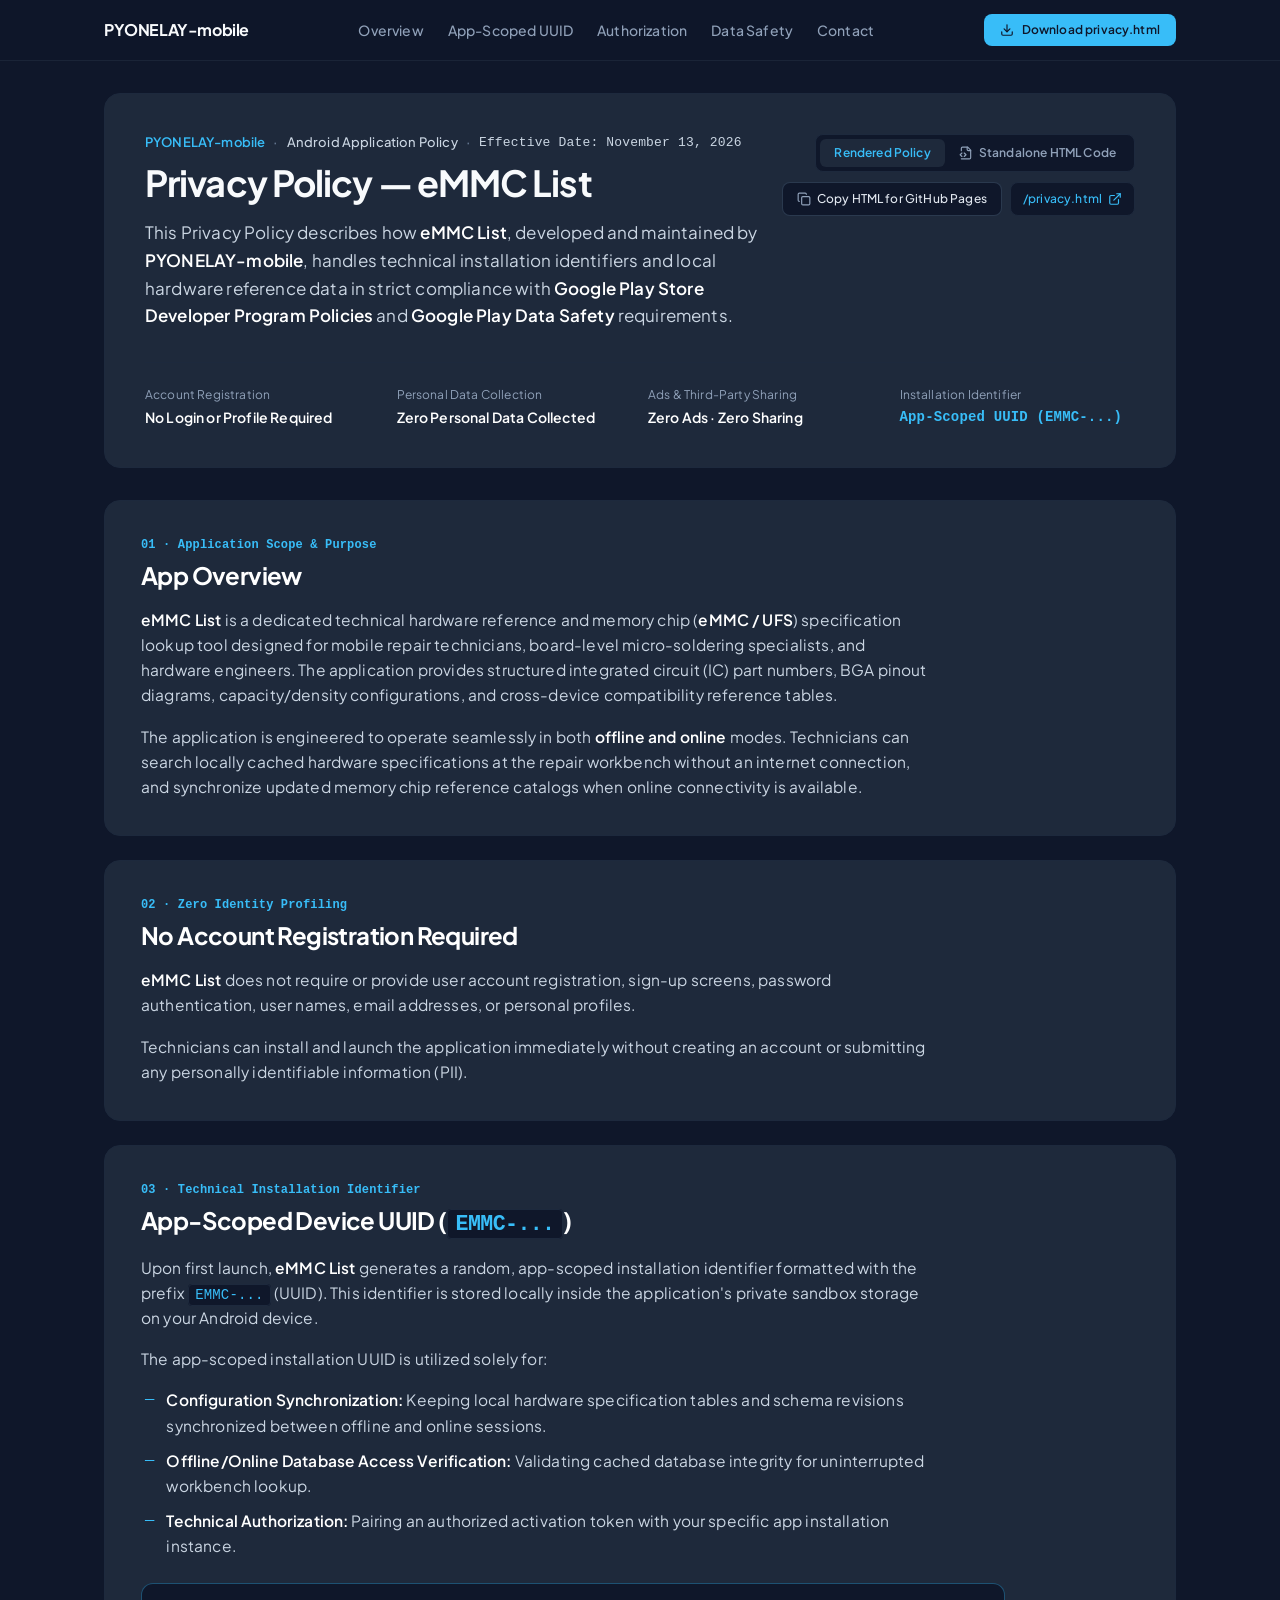
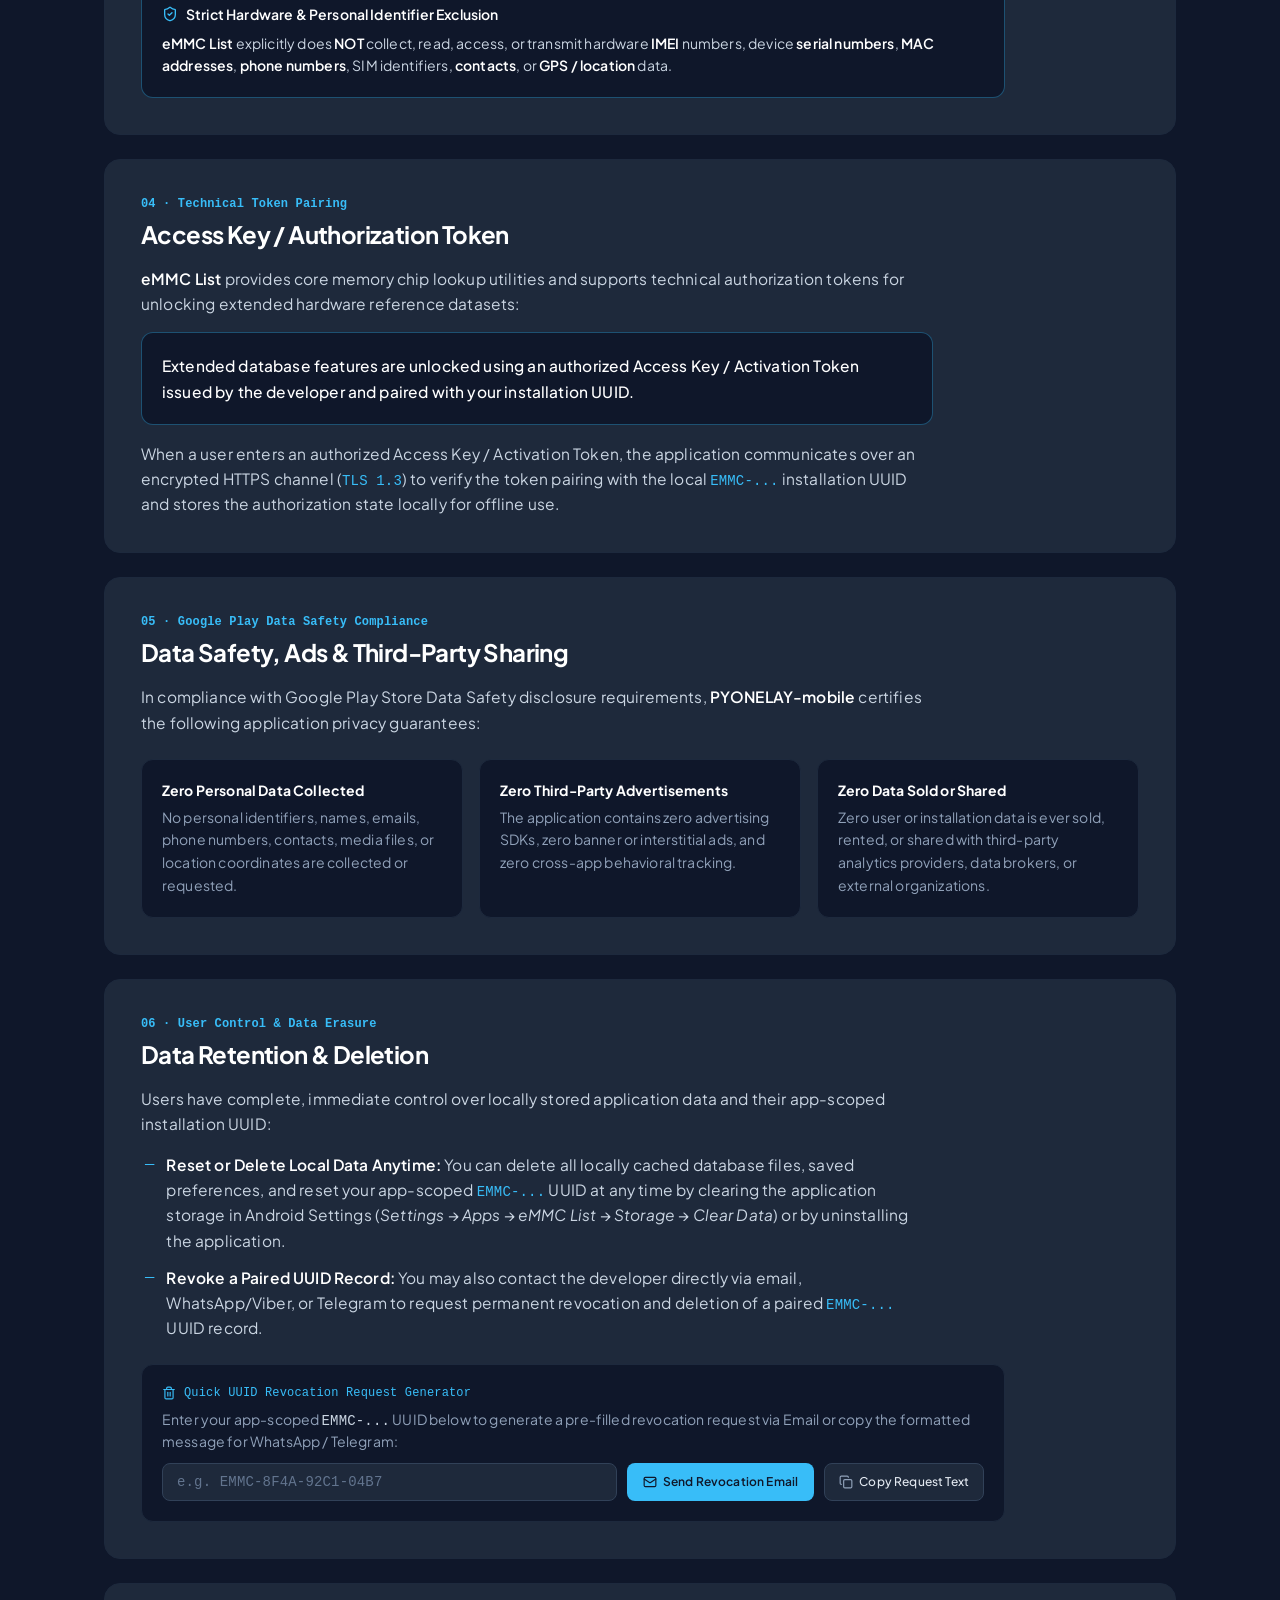
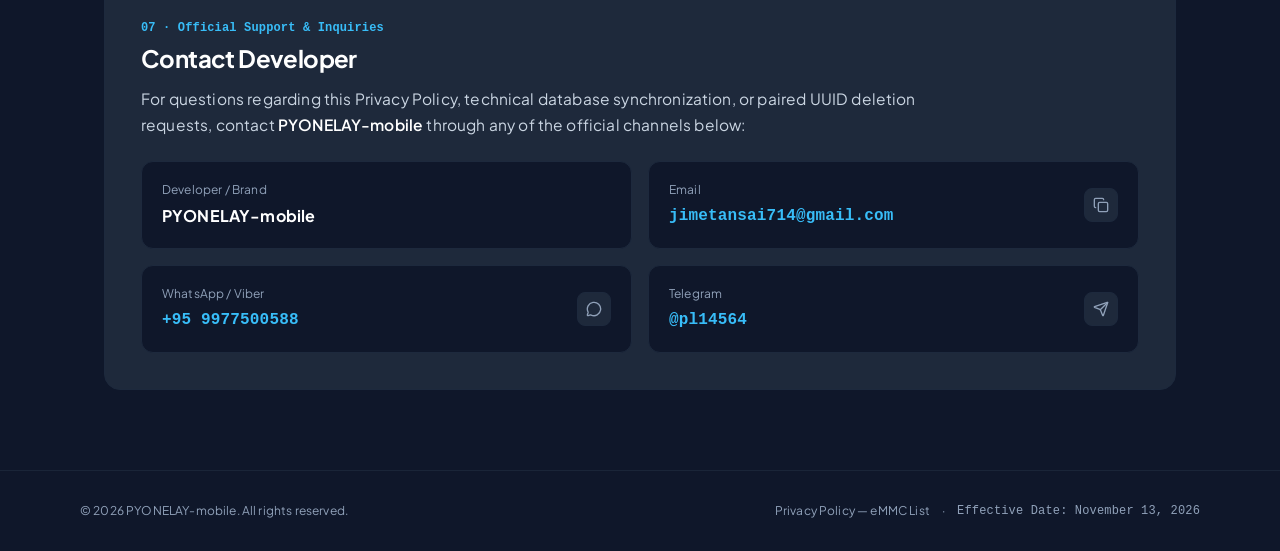
<file: index.html>
<!doctype html>
<html lang="en" class="dark scroll-smooth">
  <head>
    <meta charset="UTF-8" />
    <meta name="viewport" content="width=device-width, initial-scale=1.0" />
    <title>Privacy Policy — eMMC List | PYONELAY-mobile</title>
    <meta name="description" content="Official Google Play Store compliant Privacy Policy and Data Safety disclosure for the eMMC List Android application developed by PYONELAY-mobile." />
    <meta property="og:title" content="Privacy Policy — eMMC List | PYONELAY-mobile" />
    <meta property="og:description" content="Official Google Play Store compliant Privacy Policy and Data Safety disclosure for the eMMC List Android application developed by PYONELAY-mobile." />
    <meta property="og:type" content="website" />
    <meta name="twitter:card" content="summary_large_image" />
    <link rel="preconnect" href="https://fonts.googleapis.com" />
    <link rel="preconnect" href="https://fonts.gstatic.com" crossorigin />
    <link href="https://fonts.googleapis.com/css2?family=JetBrains+Mono:wght@400;500;600&family=Plus+Jakarta+Sans:wght@400;500;600;700&display=swap" rel="stylesheet" />
    <script type="module" crossorigin src="./assets/index-CwL0Kvzw.js"></script>
    <link rel="stylesheet" crossorigin href="./assets/index-C__fNvMa.css">
  </head>
  <body class="bg-[#0f172a] text-[#f8fafc] antialiased selection:bg-[#38bdf8]/20 selection:text-[#38bdf8]">
    <div id="root"></div>
  </body>
</html>
</file>
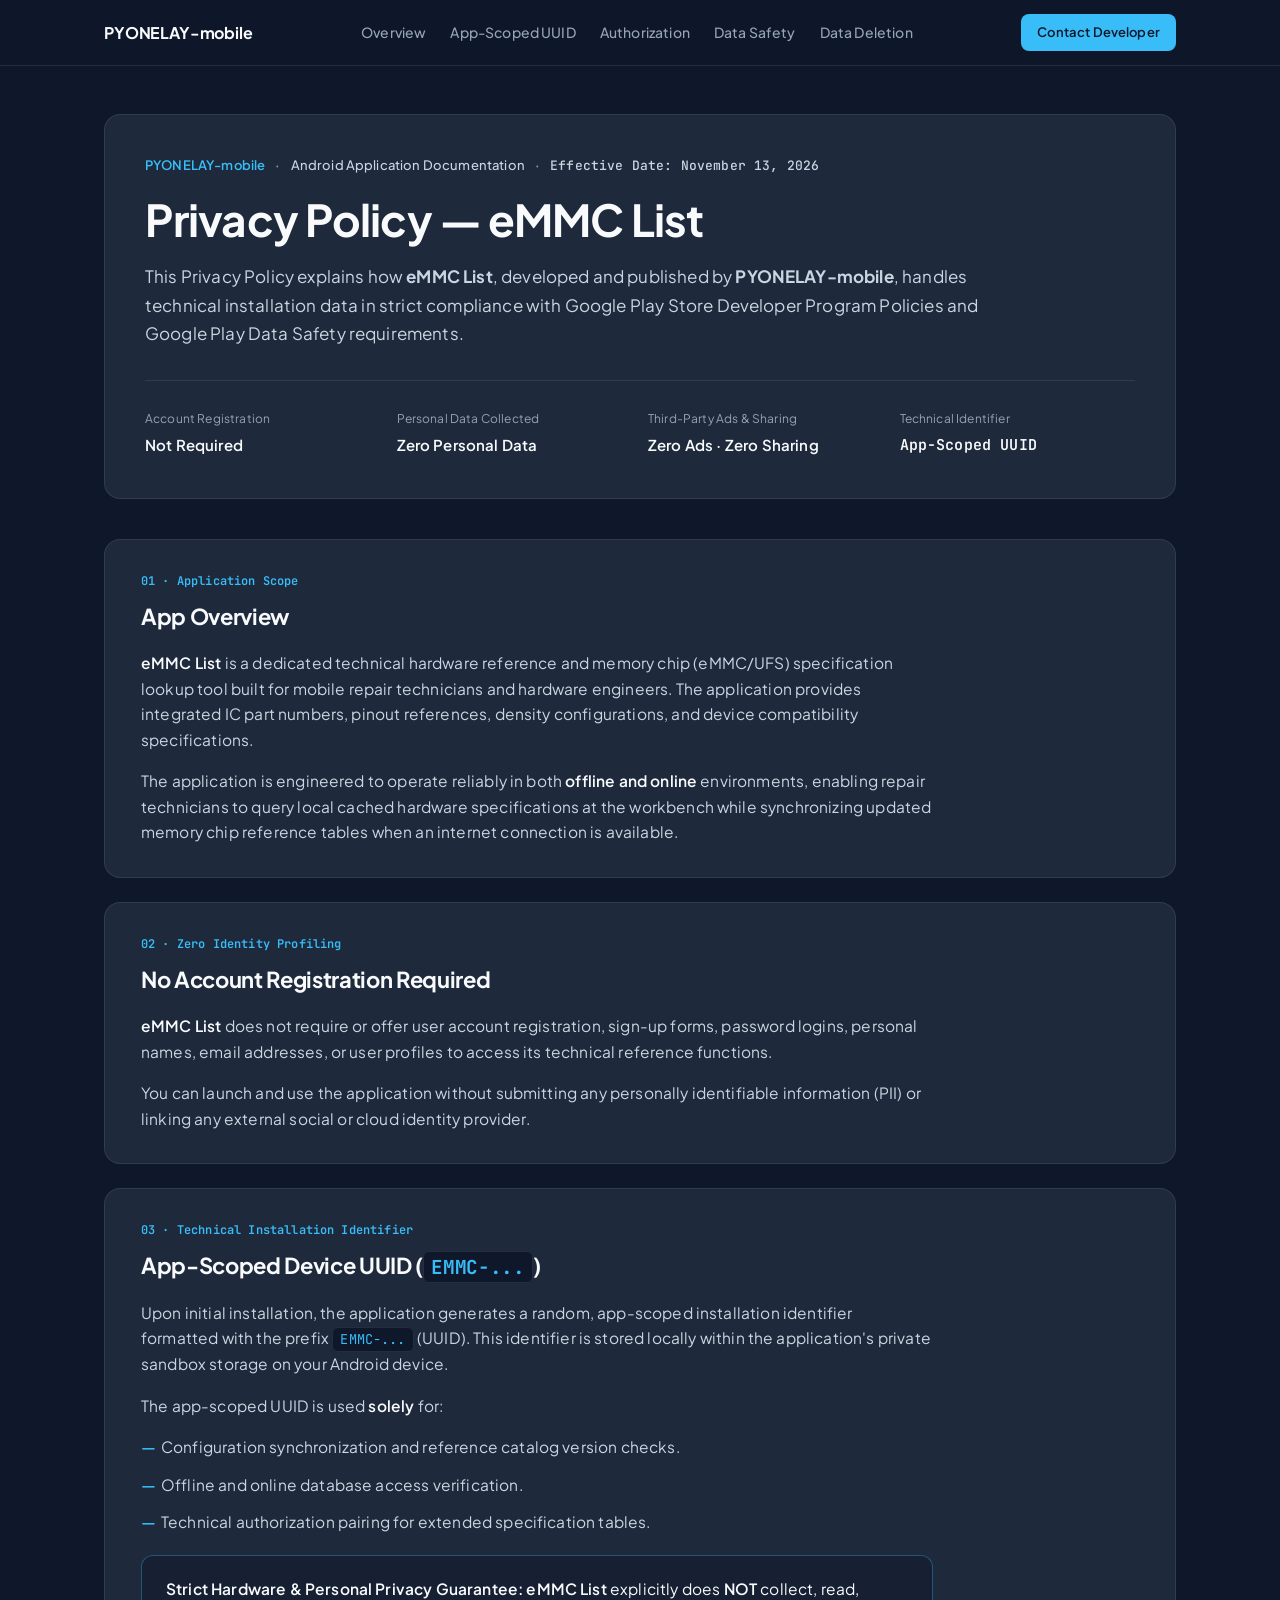
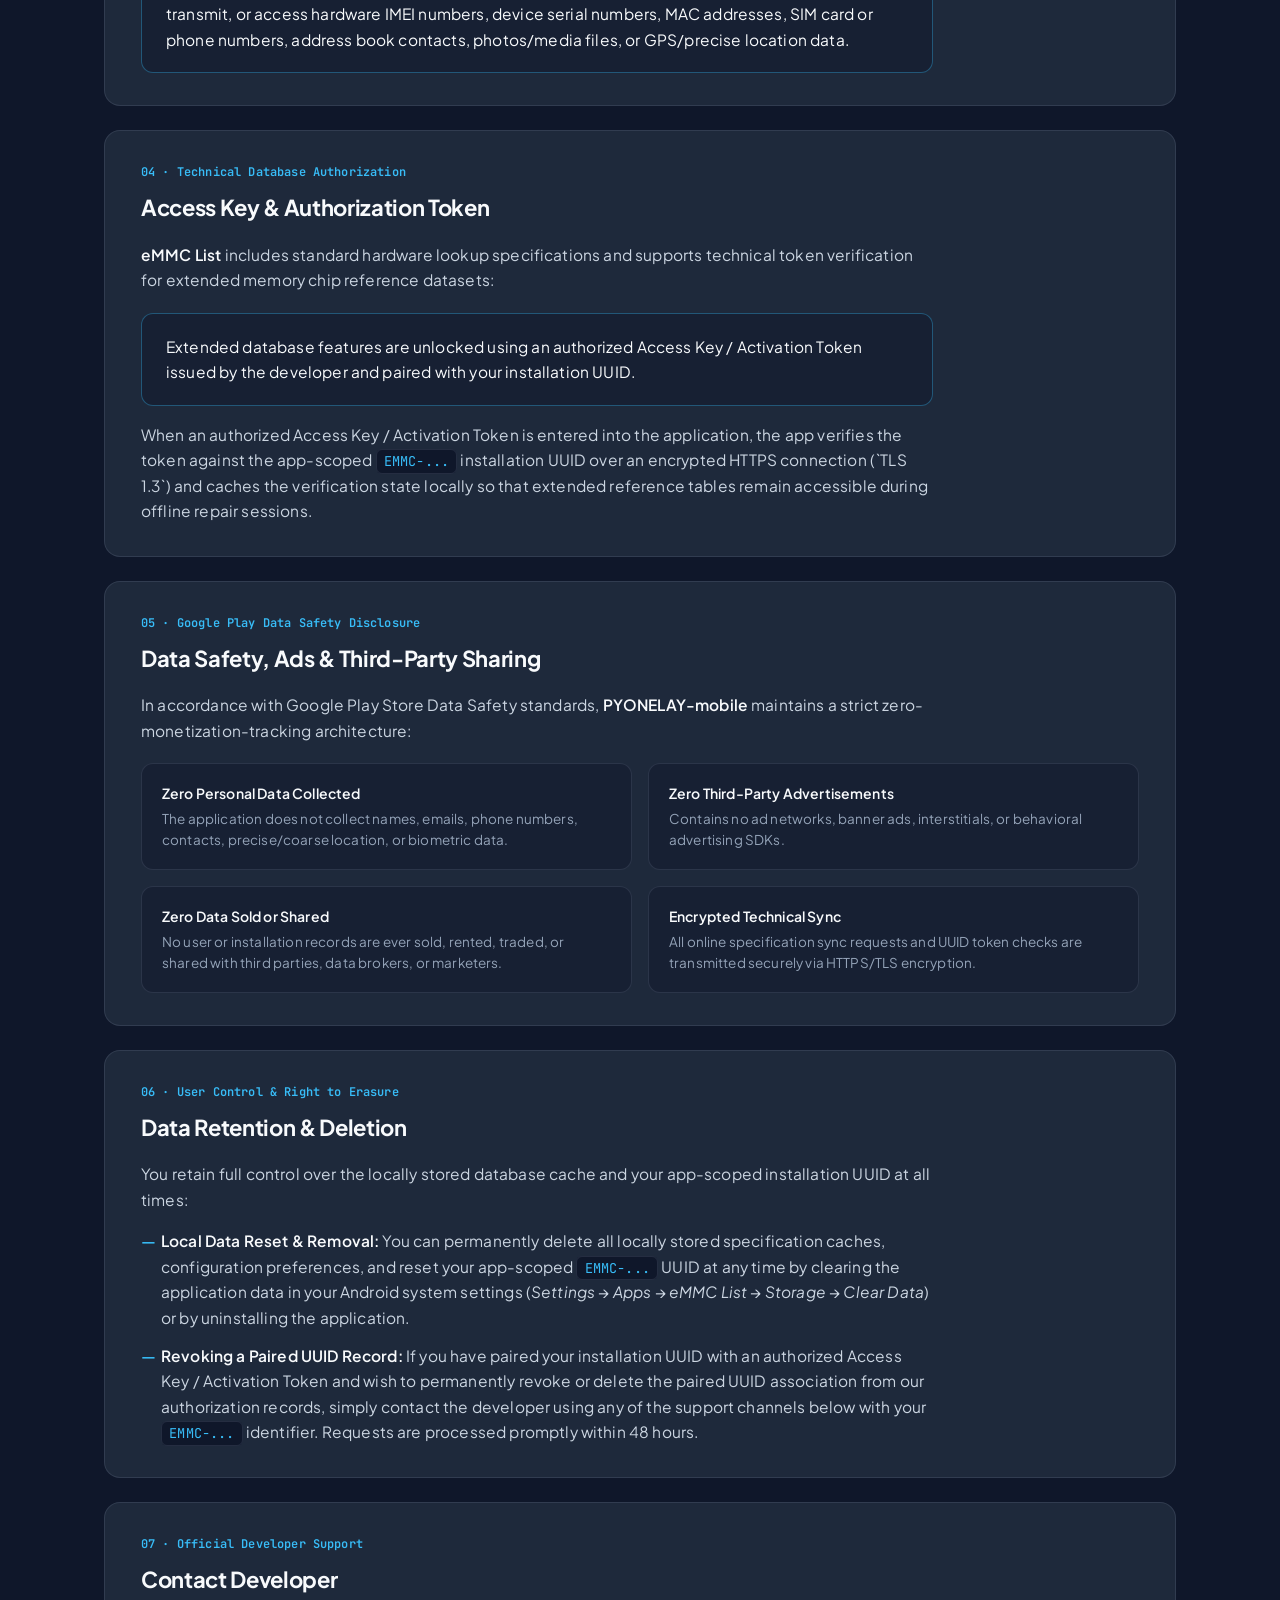
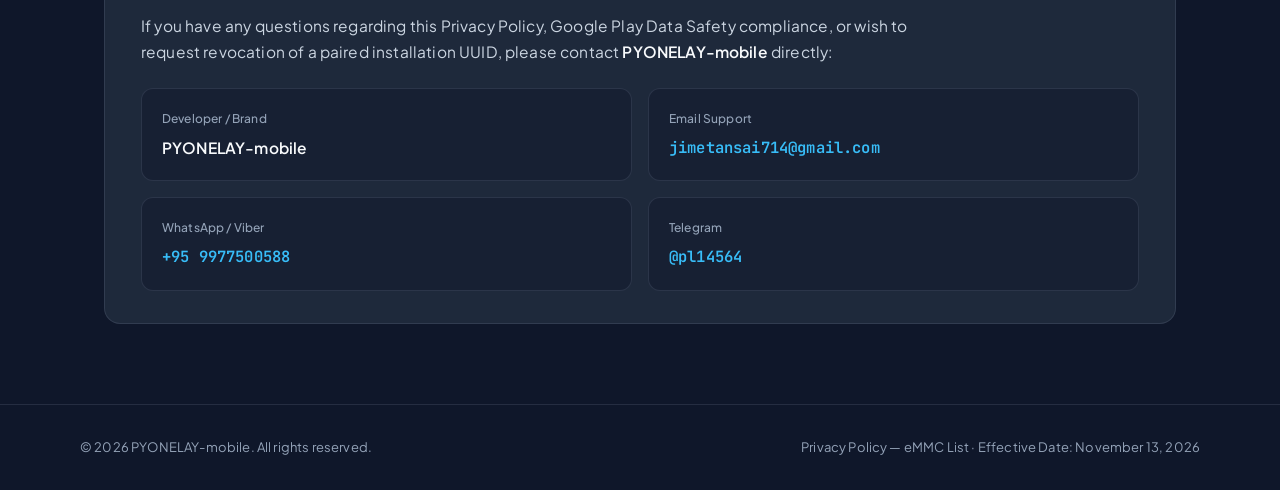
<file: privacy.html>
<!DOCTYPE html>
<html lang="en">
<head>
  <meta charset="UTF-8" />
  <meta name="viewport" content="width=device-width, initial-scale=1.0" />
  <title>Privacy Policy — eMMC List | PYONELAY-mobile</title>
  <meta name="description" content="Official Google Play Store Privacy Policy and Data Safety disclosure for the eMMC List Android application developed by PYONELAY-mobile." />
  <meta property="og:title" content="Privacy Policy — eMMC List | PYONELAY-mobile" />
  <meta property="og:description" content="Official Google Play Store Privacy Policy and Data Safety disclosure for the eMMC List Android application developed by PYONELAY-mobile." />
  <meta property="og:type" content="website" />
  <link rel="preconnect" href="https://fonts.googleapis.com" />
  <link rel="preconnect" href="https://fonts.gstatic.com" crossorigin />
  <link href="https://fonts.googleapis.com/css2?family=JetBrains+Mono:wght@400;500;600&family=Plus+Jakarta+Sans:wght@400;500;600;700&display=swap" rel="stylesheet" />
  <style>
    :root {
      --bg-canvas: #0f172a;
      --bg-card: #1e293b;
      --bg-elevated: #172033;
      --border-subtle: rgba(148, 163, 184, 0.16);
      --border-accent: rgba(56, 189, 248, 0.35);
      --text-primary: #f8fafc;
      --text-secondary: #cbd5e1;
      --text-muted: #94a3b8;
      --accent-sky: #38bdf8;
      --accent-sky-soft: rgba(56, 189, 248, 0.12);
    }

    * {
      box-sizing: border-box;
      margin: 0;
      padding: 0;
    }

    html {
      scroll-behavior: smooth;
      background-color: var(--bg-canvas);
      color: var(--text-primary);
      font-family: 'Plus Jakarta Sans', -apple-system, BlinkMacSystemFont, 'Segoe UI', Roboto, sans-serif;
      line-height: 1.65;
      letter-spacing: 0.01em;
      -webkit-font-smoothing: antialiased;
    }

    body {
      background-color: var(--bg-canvas);
      color: var(--text-primary);
      min-height: 100vh;
      display: flex;
      flex-direction: column;
    }

    code, .mono {
      font-family: 'JetBrains Mono', ui-monospace, SFMono-Regular, Menlo, Monaco, Consolas, monospace;
      font-variant-numeric: tabular-nums;
    }

    a {
      color: var(--accent-sky);
      text-decoration: none;
      transition: color 150ms cubic-bezier(0.16, 1, 0.3, 1), opacity 150ms cubic-bezier(0.16, 1, 0.3, 1);
    }

    a:hover {
      text-decoration: underline;
      opacity: 0.92;
    }

    a:focus-visible {
      outline: 2px solid var(--accent-sky);
      outline-offset: 3px;
      border-radius: 4px;
    }

    /* Top Bar Contract: 3 Zones */
    .topbar {
      position: sticky;
      top: 0;
      z-index: 40;
      background-color: rgba(15, 23, 42, 0.9);
      backdrop-filter: blur(12px);
      -webkit-backdrop-filter: blur(12px);
      border-bottom: 1px solid var(--border-subtle);
    }

    .topbar-inner {
      max-width: 1120px;
      margin: 0 auto;
      padding: 0.875rem 1.5rem;
      display: flex;
      align-items: center;
      justify-content: space-between;
      gap: 2rem;
    }

    .brand-wordmark {
      font-size: 1rem;
      font-weight: 700;
      color: var(--text-primary);
      letter-spacing: -0.01em;
      white-space: nowrap;
      flex-shrink: 0;
    }

    .brand-wordmark:hover {
      text-decoration: none;
    }

    .topnav {
      display: flex;
      align-items: center;
      gap: 1.5rem;
      overflow-x: auto;
      scrollbar-width: none;
    }

    .topnav::-webkit-scrollbar {
      display: none;
    }

    .topnav a {
      font-size: 0.875rem;
      font-weight: 500;
      color: var(--text-muted);
      white-space: nowrap;
      flex-shrink: 0;
    }

    .topnav a:hover {
      color: var(--text-primary);
      text-decoration: underline;
      text-underline-offset: 4px;
    }

    .topbar-cta {
      display: inline-flex;
      align-items: center;
      justify-content: center;
      padding: 0.5rem 1rem;
      font-size: 0.8125rem;
      font-weight: 600;
      color: #0f172a;
      background-color: var(--accent-sky);
      border-radius: 0.5rem;
      white-space: nowrap;
      flex-shrink: 0;
      transition: transform 150ms cubic-bezier(0.16, 1, 0.3, 1), opacity 150ms cubic-bezier(0.16, 1, 0.3, 1);
    }

    .topbar-cta:hover {
      text-decoration: none;
      opacity: 0.92;
    }

    /* Main Container */
    .container {
      width: 100%;
      max-width: 1120px;
      margin: 0 auto;
      padding: 3rem 1.5rem 5rem;
      flex: 1;
    }

    /* Hero Header */
    .hero-header {
      background-color: var(--bg-card);
      border: 1px solid var(--border-subtle);
      border-radius: 1rem;
      padding: 2.5rem;
      margin-bottom: 2.5rem;
    }

    .hero-meta {
      display: flex;
      flex-wrap: wrap;
      align-items: center;
      gap: 0.625rem;
      font-size: 0.8125rem;
      font-weight: 600;
      color: var(--accent-sky);
      margin-bottom: 1rem;
    }

    .hero-meta .sep {
      color: var(--text-muted);
      user-select: none;
    }

    .hero-meta .muted {
      color: var(--text-secondary);
      font-weight: 500;
    }

    .hero-title {
      font-size: clamp(1.875rem, 3.5vw, 2.75rem);
      font-weight: 700;
      line-height: 1.2;
      letter-spacing: -0.02em;
      color: var(--text-primary);
      text-wrap: balance;
      margin-bottom: 1rem;
    }

    .hero-lead {
      font-size: 1.0625rem;
      color: var(--text-secondary);
      max-width: 72ch;
      line-height: 1.7;
    }

    .summary-strip {
      display: grid;
      grid-template-columns: repeat(4, 1fr);
      gap: 1rem;
      margin-top: 2rem;
      padding-top: 1.75rem;
      border-top: 1px solid var(--border-subtle);
    }

    .summary-item-label {
      font-size: 0.75rem;
      color: var(--text-muted);
      margin-bottom: 0.25rem;
    }

    .summary-item-value {
      font-size: 0.9375rem;
      font-weight: 600;
      color: var(--text-primary);
    }

    /* Content Layout Grid */
    .policy-grid {
      display: grid;
      grid-template-columns: 1fr;
      gap: 1.5rem;
    }

    .policy-card {
      background-color: var(--bg-card);
      border: 1px solid var(--border-subtle);
      border-radius: 1rem;
      padding: 2rem 2.25rem;
    }

    .section-index {
      font-size: 0.75rem;
      font-weight: 600;
      color: var(--accent-sky);
      margin-bottom: 0.375rem;
      display: block;
    }

    .section-title {
      font-size: 1.375rem;
      font-weight: 700;
      color: var(--text-primary);
      letter-spacing: -0.015em;
      margin-bottom: 1rem;
      text-wrap: balance;
    }

    .policy-prose {
      color: var(--text-secondary);
      font-size: 0.96875rem;
      max-width: 72ch;
    }

    .policy-prose p + p {
      margin-top: 1rem;
    }

    .policy-prose strong {
      color: var(--text-primary);
      font-weight: 600;
    }

    .code-inline {
      background-color: var(--bg-canvas);
      color: var(--accent-sky);
      border: 1px solid var(--border-subtle);
      padding: 0.15rem 0.45rem;
      border-radius: 0.375rem;
      font-size: 0.875em;
    }

    .callout-box {
      margin-top: 1.25rem;
      padding: 1.25rem 1.5rem;
      background-color: var(--bg-elevated);
      border: 1px solid var(--border-accent);
      border-radius: 0.75rem;
      color: var(--text-primary);
      font-size: 0.96875rem;
      line-height: 1.65;
    }

    /* Data Safety Table / Grid */
    .spec-grid {
      display: grid;
      grid-template-columns: repeat(2, 1fr);
      gap: 1rem;
      margin-top: 1.25rem;
    }

    .spec-row {
      background-color: var(--bg-elevated);
      border: 1px solid var(--border-subtle);
      border-radius: 0.75rem;
      padding: 1.125rem 1.25rem;
    }

    .spec-row-title {
      font-size: 0.875rem;
      font-weight: 600;
      color: var(--text-primary);
      margin-bottom: 0.25rem;
    }

    .spec-row-desc {
      font-size: 0.84375rem;
      color: var(--text-muted);
      line-height: 1.55;
    }

    /* Clean List */
    .policy-list {
      list-style: none;
      margin-top: 1rem;
      display: grid;
      gap: 0.75rem;
    }

    .policy-list li {
      position: relative;
      padding-left: 1.25rem;
      color: var(--text-secondary);
      font-size: 0.96875rem;
      max-width: 72ch;
    }

    .policy-list li::before {
      content: "—";
      position: absolute;
      left: 0;
      color: var(--accent-sky);
      font-weight: 600;
    }

    /* Contact Section */
    .contact-grid {
      display: grid;
      grid-template-columns: repeat(2, 1fr);
      gap: 1rem;
      margin-top: 1.5rem;
    }

    .contact-item {
      background-color: var(--bg-elevated);
      border: 1px solid var(--border-subtle);
      border-radius: 0.75rem;
      padding: 1.25rem;
      display: flex;
      flex-direction: column;
      justify-content: space-between;
      gap: 0.375rem;
      transition: border-color 150ms cubic-bezier(0.16, 1, 0.3, 1);
    }

    .contact-item:hover {
      border-color: var(--border-accent);
    }

    .contact-label {
      font-size: 0.75rem;
      color: var(--text-muted);
      font-weight: 500;
    }

    .contact-value {
      font-size: 0.96875rem;
      font-weight: 600;
      color: var(--accent-sky);
      word-break: break-word;
    }

    .contact-value.plain {
      color: var(--text-primary);
    }

    /* Footer */
    .footer {
      border-top: 1px solid var(--border-subtle);
      padding: 2rem 1.5rem;
      text-align: center;
      color: var(--text-muted);
      font-size: 0.8125rem;
    }

    .footer-inner {
      max-width: 1120px;
      margin: 0 auto;
      display: flex;
      flex-wrap: wrap;
      align-items: center;
      justify-content: space-between;
      gap: 1rem;
    }

    @media (max-width: 768px) {
      .topbar-inner {
        padding: 0.75rem 1rem;
        gap: 1rem;
      }

      .topnav {
        display: none;
      }

      .container {
        padding: 1.5rem 1rem 3.5rem;
      }

      .hero-header,
      .policy-card {
        padding: 1.5rem 1.25rem;
      }

      .summary-strip,
      .spec-grid,
      .contact-grid {
        grid-template-columns: 1fr;
      }

      .footer-inner {
        flex-direction: column;
        text-align: center;
      }
    }
  </style>
</head>
<body>
  <!-- Top Bar -->
  <header class="topbar">
    <div class="topbar-inner">
      <a href="#" class="brand-wordmark">PYONELAY-mobile</a>
      <nav class="topnav" aria-label="Policy sections">
        <a href="#overview">Overview</a>
        <a href="#uuid-scope">App-Scoped UUID</a>
        <a href="#authorization">Authorization</a>
        <a href="#data-safety">Data Safety</a>
        <a href="#retention">Data Deletion</a>
      </nav>
      <a href="#contact" class="topbar-cta">Contact Developer</a>
    </div>
  </header>

  <main class="container">
    <!-- Hero Section -->
    <section class="hero-header" aria-labelledby="policy-main-title">
      <div class="hero-meta">
        <span>PYONELAY-mobile</span>
        <span class="sep" aria-hidden="true">·</span>
        <span class="muted">Android Application Documentation</span>
        <span class="sep" aria-hidden="true">·</span>
        <span class="muted mono">Effective Date: November 13, 2026</span>
      </div>
      <h1 id="policy-main-title" class="hero-title">Privacy Policy — eMMC List</h1>
      <p class="hero-lead">
        This Privacy Policy explains how <strong>eMMC List</strong>, developed and published by <strong>PYONELAY-mobile</strong>, handles technical installation data in strict compliance with Google Play Store Developer Program Policies and Google Play Data Safety requirements.
      </p>

      <div class="summary-strip">
        <div>
          <div class="summary-item-label">Account Registration</div>
          <div class="summary-item-value">Not Required</div>
        </div>
        <div>
          <div class="summary-item-label">Personal Data Collected</div>
          <div class="summary-item-value">Zero Personal Data</div>
        </div>
        <div>
          <div class="summary-item-label">Third-Party Ads &amp; Sharing</div>
          <div class="summary-item-value">Zero Ads · Zero Sharing</div>
        </div>
        <div>
          <div class="summary-item-label">Technical Identifier</div>
          <div class="summary-item-value mono">App-Scoped UUID</div>
        </div>
      </div>
    </section>

    <div class="policy-grid">
      <!-- 01. App Overview -->
      <section id="overview" class="policy-card" aria-labelledby="heading-overview">
        <span class="section-index mono">01 · Application Scope</span>
        <h2 id="heading-overview" class="section-title">App Overview</h2>
        <div class="policy-prose">
          <p>
            <strong>eMMC List</strong> is a dedicated technical hardware reference and memory chip (eMMC/UFS) specification lookup tool built for mobile repair technicians and hardware engineers. The application provides integrated IC part numbers, pinout references, density configurations, and device compatibility specifications.
          </p>
          <p>
            The application is engineered to operate reliably in both <strong>offline and online</strong> environments, enabling repair technicians to query local cached hardware specifications at the workbench while synchronizing updated memory chip reference tables when an internet connection is available.
          </p>
        </div>
      </section>

      <!-- 02. No Account Registration -->
      <section id="no-account" class="policy-card" aria-labelledby="heading-account">
        <span class="section-index mono">02 · Zero Identity Profiling</span>
        <h2 id="heading-account" class="section-title">No Account Registration Required</h2>
        <div class="policy-prose">
          <p>
            <strong>eMMC List</strong> does not require or offer user account registration, sign-up forms, password logins, personal names, email addresses, or user profiles to access its technical reference functions.
          </p>
          <p>
            You can launch and use the application without submitting any personally identifiable information (PII) or linking any external social or cloud identity provider.
          </p>
        </div>
      </section>

      <!-- 03. App-Scoped Device UUID -->
      <section id="uuid-scope" class="policy-card" aria-labelledby="heading-uuid">
        <span class="section-index mono">03 · Technical Installation Identifier</span>
        <h2 id="heading-uuid" class="section-title">App-Scoped Device UUID (<code class="code-inline">EMMC-...</code>)</h2>
        <div class="policy-prose">
          <p>
            Upon initial installation, the application generates a random, app-scoped installation identifier formatted with the prefix <code class="code-inline">EMMC-...</code> (UUID). This identifier is stored locally within the application's private sandbox storage on your Android device.
          </p>
          <p>
            The app-scoped UUID is used <strong>solely</strong> for:
          </p>
          <ul class="policy-list">
            <li>Configuration synchronization and reference catalog version checks.</li>
            <li>Offline and online database access verification.</li>
            <li>Technical authorization pairing for extended specification tables.</li>
          </ul>
          <div class="callout-box">
            <strong>Strict Hardware &amp; Personal Privacy Guarantee:</strong> <strong>eMMC List</strong> explicitly does <strong>NOT</strong> collect, read, transmit, or access hardware IMEI numbers, device serial numbers, MAC addresses, SIM card or phone numbers, address book contacts, photos/media files, or GPS/precise location data.
          </div>
        </div>
      </section>

      <!-- 04. Access Key / Authorization Token -->
      <section id="authorization" class="policy-card" aria-labelledby="heading-auth">
        <span class="section-index mono">04 · Technical Database Authorization</span>
        <h2 id="heading-auth" class="section-title">Access Key &amp; Authorization Token</h2>
        <div class="policy-prose">
          <p>
            <strong>eMMC List</strong> includes standard hardware lookup specifications and supports technical token verification for extended memory chip reference datasets:
          </p>
          <div class="callout-box">
            Extended database features are unlocked using an authorized Access Key / Activation Token issued by the developer and paired with your installation UUID.
          </div>
          <p style="margin-top: 1rem;">
            When an authorized Access Key / Activation Token is entered into the application, the app verifies the token against the app-scoped <code class="code-inline">EMMC-...</code> installation UUID over an encrypted HTTPS connection (`TLS 1.3`) and caches the verification state locally so that extended reference tables remain accessible during offline repair sessions.
          </p>
        </div>
      </section>

      <!-- 05. Data Safety, Ads & Third-Party Sharing -->
      <section id="data-safety" class="policy-card" aria-labelledby="heading-safety">
        <span class="section-index mono">05 · Google Play Data Safety Disclosure</span>
        <h2 id="heading-safety" class="section-title">Data Safety, Ads &amp; Third-Party Sharing</h2>
        <div class="policy-prose">
          <p>
            In accordance with Google Play Store Data Safety standards, <strong>PYONELAY-mobile</strong> maintains a strict zero-monetization-tracking architecture:
          </p>
        </div>

        <div class="spec-grid">
          <div class="spec-row">
            <div class="spec-row-title">Zero Personal Data Collected</div>
            <div class="spec-row-desc">The application does not collect names, emails, phone numbers, contacts, precise/coarse location, or biometric data.</div>
          </div>
          <div class="spec-row">
            <div class="spec-row-title">Zero Third-Party Advertisements</div>
            <div class="spec-row-desc">Contains no ad networks, banner ads, interstitials, or behavioral advertising SDKs.</div>
          </div>
          <div class="spec-row">
            <div class="spec-row-title">Zero Data Sold or Shared</div>
            <div class="spec-row-desc">No user or installation records are ever sold, rented, traded, or shared with third parties, data brokers, or marketers.</div>
          </div>
          <div class="spec-row">
            <div class="spec-row-title">Encrypted Technical Sync</div>
            <div class="spec-row-desc">All online specification sync requests and UUID token checks are transmitted securely via HTTPS/TLS encryption.</div>
          </div>
        </div>
      </section>

      <!-- 06. Data Retention & Deletion -->
      <section id="retention" class="policy-card" aria-labelledby="heading-retention">
        <span class="section-index mono">06 · User Control &amp; Right to Erasure</span>
        <h2 id="heading-retention" class="section-title">Data Retention &amp; Deletion</h2>
        <div class="policy-prose">
          <p>
            You retain full control over the locally stored database cache and your app-scoped installation UUID at all times:
          </p>
          <ul class="policy-list">
            <li>
              <strong>Local Data Reset &amp; Removal:</strong> You can permanently delete all locally stored specification caches, configuration preferences, and reset your app-scoped <code class="code-inline">EMMC-...</code> UUID at any time by clearing the application data in your Android system settings (<em>Settings &rarr; Apps &rarr; eMMC List &rarr; Storage &rarr; Clear Data</em>) or by uninstalling the application.
            </li>
            <li>
              <strong>Revoking a Paired UUID Record:</strong> If you have paired your installation UUID with an authorized Access Key / Activation Token and wish to permanently revoke or delete the paired UUID association from our authorization records, simply contact the developer using any of the support channels below with your <code class="code-inline">EMMC-...</code> identifier. Requests are processed promptly within 48 hours.
            </li>
          </ul>
        </div>
      </section>

      <!-- 07. Contact Developer -->
      <section id="contact" class="policy-card" aria-labelledby="heading-contact">
        <span class="section-index mono">07 · Official Developer Support</span>
        <h2 id="heading-contact" class="section-title">Contact Developer</h2>
        <div class="policy-prose">
          <p>
            If you have any questions regarding this Privacy Policy, Google Play Data Safety compliance, or wish to request revocation of a paired installation UUID, please contact <strong>PYONELAY-mobile</strong> directly:
          </p>
        </div>

        <div class="contact-grid">
          <div class="contact-item">
            <span class="contact-label">Developer / Brand</span>
            <span class="contact-value plain">PYONELAY-mobile</span>
          </div>

          <div class="contact-item">
            <span class="contact-label">Email Support</span>
            <a href="mailto:jimetansai714@gmail.com" class="contact-value mono">jimetansai714@gmail.com</a>
          </div>

          <div class="contact-item">
            <span class="contact-label">WhatsApp / Viber</span>
            <a href="https://wa.me/959977500588" target="_blank" rel="noopener noreferrer" class="contact-value mono">+95 9977500588</a>
          </div>

          <div class="contact-item">
            <span class="contact-label">Telegram</span>
            <a href="https://t.me/pl14564" target="_blank" rel="noopener noreferrer" class="contact-value mono">@pl14564</a>
          </div>
        </div>
      </section>
    </div>
  </main>

  <footer class="footer">
    <div class="footer-inner">
      <span>&copy; 2026 PYONELAY-mobile. All rights reserved.</span>
      <span>Privacy Policy — eMMC List · Effective Date: November 13, 2026</span>
    </div>
  </footer>
</body>
</html>
</file>
<file: assets/index-C__fNvMa.css>
/*! tailwindcss v4.3.5 | MIT License | https://tailwindcss.com */
@layer properties{@supports (((-webkit-hyphens:none)) and (not (margin-trim:block))) or ((-moz-orient:inline) and (not (color:rgb(from red r g b)))){*,:before,:after,::backdrop{--tw-rotate-x:initial;--tw-rotate-y:initial;--tw-rotate-z:initial;--tw-skew-x:initial;--tw-skew-y:initial;--tw-space-y-reverse:0;--tw-border-style:solid;--tw-leading:initial;--tw-font-weight:initial;--tw-tracking:initial;--tw-outline-style:solid;--tw-backdrop-blur:initial;--tw-backdrop-brightness:initial;--tw-backdrop-contrast:initial;--tw-backdrop-grayscale:initial;--tw-backdrop-hue-rotate:initial;--tw-backdrop-invert:initial;--tw-backdrop-opacity:initial;--tw-backdrop-saturate:initial;--tw-backdrop-sepia:initial}}}@layer theme{:root,:host{--font-sans:-apple-system, BlinkMacSystemFont, "Segoe UI", Roboto, "Helvetica Neue", "Noto Sans", Arial, sans-serif, "Apple Color Emoji", "Segoe UI Emoji", "Segoe UI Symbol", "Noto Color Emoji";--font-mono:ui-monospace, SFMono-Regular, Menlo, Monaco, Consolas, "Liberation Mono", "Courier New", monospace;--color-slate-100:oklch(96.8% .007 247.896);--color-slate-200:oklch(92.9% .013 255.508);--color-slate-300:oklch(86.9% .022 252.894);--color-slate-400:oklch(70.4% .04 256.788);--color-slate-500:oklch(55.4% .046 257.417);--color-slate-700:oklch(37.2% .044 257.287);--color-slate-800:oklch(27.9% .041 260.031);--color-slate-900:oklch(20.8% .042 265.755);--color-white:#fff;--spacing:.25rem;--container-3xl:48rem;--text-xs:.75rem;--text-xs--line-height:calc(1 / .75);--text-sm:.875rem;--text-sm--line-height:calc(1.25 / .875);--text-base:1rem;--text-base--line-height:calc(1.5 / 1);--text-lg:1.125rem;--text-lg--line-height:calc(1.75 / 1.125);--text-xl:1.25rem;--text-xl--line-height:calc(1.75 / 1.25);--text-2xl:1.5rem;--text-2xl--line-height:calc(2 / 1.5);--text-4xl:2.25rem;--text-4xl--line-height:calc(2.5 / 2.25);--font-weight-normal:400;--font-weight-medium:500;--font-weight-semibold:600;--font-weight-bold:700;--tracking-tight:-.025em;--leading-relaxed:1.625;--radius-md:.375rem;--radius-lg:.5rem;--radius-xl:.75rem;--radius-2xl:1rem;--blur-md:12px;--default-transition-duration:.15s;--default-transition-timing-function:cubic-bezier(.4, 0, .2, 1);--default-font-family:var(--font-sans);--default-mono-font-family:var(--font-mono)}}@layer base{*,:after,:before,::backdrop{box-sizing:border-box;border:0 solid;margin:0;padding:0}::file-selector-button{box-sizing:border-box;border:0 solid;margin:0;padding:0}html,:host{-webkit-text-size-adjust:100%;tab-size:4;line-height:1.5;font-family:var(--default-font-family,-apple-system, BlinkMacSystemFont, "Segoe UI", Roboto, "Helvetica Neue", "Noto Sans", Arial, sans-serif, "Apple Color Emoji", "Segoe UI Emoji", "Segoe UI Symbol", "Noto Color Emoji");font-feature-settings:var(--default-font-feature-settings,normal);font-variation-settings:var(--default-font-variation-settings,normal);-webkit-tap-highlight-color:transparent}hr{height:0;color:inherit;border-top-width:1px}abbr:where([title]){-webkit-text-decoration:underline dotted;text-decoration:underline dotted}h1,h2,h3,h4,h5,h6{font-size:inherit;font-weight:inherit}a{color:inherit;-webkit-text-decoration:inherit;-webkit-text-decoration:inherit;-webkit-text-decoration:inherit;-webkit-text-decoration:inherit;text-decoration:inherit}b,strong{font-weight:bolder}code,kbd,samp,pre{font-family:var(--default-mono-font-family,ui-monospace, SFMono-Regular, Menlo, Monaco, Consolas, "Liberation Mono", "Courier New", monospace);font-feature-settings:var(--default-mono-font-feature-settings,normal);font-variation-settings:var(--default-mono-font-variation-settings,normal);font-size:1em}small{font-size:80%}sub,sup{vertical-align:baseline;font-size:75%;line-height:0;position:relative}sub{bottom:-.25em}sup{top:-.5em}table{text-indent:0;border-color:inherit;border-collapse:collapse}:-moz-focusring:where(:not(iframe)){outline:auto}progress{vertical-align:baseline}summary{display:list-item}ol,ul,menu{list-style:none}img,svg,video,canvas,audio,iframe,embed,object{vertical-align:middle;display:block}img,video{max-width:100%;height:auto}button,input,select,optgroup,textarea{font:inherit;font-feature-settings:inherit;font-variation-settings:inherit;letter-spacing:inherit;color:inherit;opacity:1;background-color:#0000;border-radius:0}::file-selector-button{font:inherit;font-feature-settings:inherit;font-variation-settings:inherit;letter-spacing:inherit;color:inherit;opacity:1;background-color:#0000;border-radius:0}:where(select:is([multiple],[size])) optgroup{font-weight:bolder}:where(select:is([multiple],[size])) optgroup option{padding-inline-start:20px}::file-selector-button{margin-inline-end:4px}::placeholder{opacity:1}@supports (not ((-webkit-appearance:-apple-pay-button))) or (contain-intrinsic-size:1px){::placeholder{color:currentColor}@supports (color:color-mix(in lab, red, red)){::placeholder{color:color-mix(in oklab, currentcolor 50%, transparent)}}}textarea{resize:vertical}::-webkit-search-decoration{-webkit-appearance:none}::-webkit-date-and-time-value{min-height:1lh;text-align:inherit}::-webkit-datetime-edit{display:inline-flex}::-webkit-datetime-edit-fields-wrapper{padding:0}::-webkit-datetime-edit{padding-block:0}::-webkit-datetime-edit-year-field{padding-block:0}::-webkit-datetime-edit-month-field{padding-block:0}::-webkit-datetime-edit-day-field{padding-block:0}::-webkit-datetime-edit-hour-field{padding-block:0}::-webkit-datetime-edit-minute-field{padding-block:0}::-webkit-datetime-edit-second-field{padding-block:0}::-webkit-datetime-edit-millisecond-field{padding-block:0}::-webkit-datetime-edit-meridiem-field{padding-block:0}::-webkit-calendar-picker-indicator{line-height:1}:-moz-ui-invalid{box-shadow:none}button,input:where([type=button],[type=reset],[type=submit]){appearance:button}::file-selector-button{appearance:button}::-webkit-inner-spin-button{height:auto}::-webkit-outer-spin-button{height:auto}[hidden]:where(:not([hidden=until-found])){display:none!important}body{color:#f8fafc;letter-spacing:.01em;background-color:#0f172a;font-family:Plus Jakarta Sans,-apple-system,BlinkMacSystemFont,sans-serif}code,pre,.font-mono{font-variant-numeric:tabular-nums;font-family:JetBrains Mono,ui-monospace,SFMono-Regular,monospace}}@layer components;@layer utilities{.sticky{position:sticky}.top-0{top:0}.z-40{z-index:40}.container{width:100%}@media (width>=40rem){.container{max-width:40rem}}@media (width>=48rem){.container{max-width:48rem}}@media (width>=64rem){.container{max-width:64rem}}@media (width>=80rem){.container{max-width:80rem}}@media (width>=96rem){.container{max-width:96rem}}.mx-auto{margin-inline:auto}.mt-6{margin-top:calc(var(--spacing) * 6)}.mt-8{margin-top:calc(var(--spacing) * 8)}.mb-1{margin-bottom:var(--spacing)}.mb-1\.5{margin-bottom:calc(var(--spacing) * 1.5)}.mb-2{margin-bottom:calc(var(--spacing) * 2)}.mb-3{margin-bottom:calc(var(--spacing) * 3)}.mb-4{margin-bottom:calc(var(--spacing) * 4)}.mb-5{margin-bottom:calc(var(--spacing) * 5)}.mb-6{margin-bottom:calc(var(--spacing) * 6)}.mb-8{margin-bottom:calc(var(--spacing) * 8)}.block{display:block}.flex{display:flex}.grid{display:grid}.hidden{display:none}.inline-flex{display:inline-flex}.h-3\.5{height:calc(var(--spacing) * 3.5)}.h-4{height:calc(var(--spacing) * 4)}.max-h-\[720px\]{max-height:720px}.min-h-screen{min-height:100vh}.w-3\.5{width:calc(var(--spacing) * 3.5)}.w-4{width:calc(var(--spacing) * 4)}.w-full{width:100%}.max-w-3xl{max-width:var(--container-3xl)}.max-w-\[70ch\]{max-width:70ch}.max-w-\[72ch\]{max-width:72ch}.max-w-\[1120px\]{max-width:1120px}.min-w-0{min-width:0}.flex-1{flex:1}.flex-shrink{flex-shrink:1}.shrink-0{flex-shrink:0}.transform{transform:var(--tw-rotate-x, ) var(--tw-rotate-y, ) var(--tw-rotate-z, ) var(--tw-skew-x, ) var(--tw-skew-y, )}.cursor-pointer{cursor:pointer}.grid-cols-1{grid-template-columns:repeat(1,minmax(0,1fr))}.flex-col{flex-direction:column}.flex-wrap{flex-wrap:wrap}.items-center{align-items:center}.items-start{align-items:flex-start}.items-stretch{align-items:stretch}.justify-between{justify-content:space-between}.justify-center{justify-content:center}.gap-1\.5{gap:calc(var(--spacing) * 1.5)}.gap-2{gap:calc(var(--spacing) * 2)}.gap-2\.5{gap:calc(var(--spacing) * 2.5)}.gap-3{gap:calc(var(--spacing) * 3)}.gap-4{gap:calc(var(--spacing) * 4)}.gap-6{gap:calc(var(--spacing) * 6)}.gap-8{gap:calc(var(--spacing) * 8)}:where(.space-y-2\.5>:not(:last-child)){--tw-space-y-reverse:0;margin-block-start:calc(calc(var(--spacing) * 2.5) * var(--tw-space-y-reverse));margin-block-end:calc(calc(var(--spacing) * 2.5) * calc(1 - var(--tw-space-y-reverse)))}:where(.space-y-3>:not(:last-child)){--tw-space-y-reverse:0;margin-block-start:calc(calc(var(--spacing) * 3) * var(--tw-space-y-reverse));margin-block-end:calc(calc(var(--spacing) * 3) * calc(1 - var(--tw-space-y-reverse)))}:where(.space-y-4>:not(:last-child)){--tw-space-y-reverse:0;margin-block-start:calc(calc(var(--spacing) * 4) * var(--tw-space-y-reverse));margin-block-end:calc(calc(var(--spacing) * 4) * calc(1 - var(--tw-space-y-reverse)))}:where(.space-y-6>:not(:last-child)){--tw-space-y-reverse:0;margin-block-start:calc(calc(var(--spacing) * 6) * var(--tw-space-y-reverse));margin-block-end:calc(calc(var(--spacing) * 6) * calc(1 - var(--tw-space-y-reverse)))}.overflow-x-auto{overflow-x:auto}.scroll-smooth{scroll-behavior:smooth}.rounded{border-radius:.25rem}.rounded-2xl{border-radius:var(--radius-2xl)}.rounded-lg{border-radius:var(--radius-lg)}.rounded-md{border-radius:var(--radius-md)}.rounded-xl{border-radius:var(--radius-xl)}.border{border-style:var(--tw-border-style);border-width:1px}.border-t{border-top-style:var(--tw-border-style);border-top-width:1px}.border-b{border-bottom-style:var(--tw-border-style);border-bottom-width:1px}.border-\[\#38bdf8\]\/35{border-color:oklab(75.3513% -.0842999 -.110505/.35)}.border-slate-700{border-color:var(--color-slate-700)}.border-slate-700\/80{border-color:#314158cc}@supports (color:color-mix(in lab, red, red)){.border-slate-700\/80{border-color:color-mix(in oklab, var(--color-slate-700) 80%, transparent)}}.border-slate-800{border-color:var(--color-slate-800)}.border-slate-800\/80{border-color:#1d293dcc}@supports (color:color-mix(in lab, red, red)){.border-slate-800\/80{border-color:color-mix(in oklab, var(--color-slate-800) 80%, transparent)}}.bg-\[\#0f172a\]{background-color:#0f172a}.bg-\[\#0f172a\]\/90{background-color:oklab(20.7682% -.00294789 -.0397151/.9)}.bg-\[\#1e293b\]{background-color:#1e293b}.bg-\[\#38bdf8\]{background-color:#38bdf8}.p-1{padding:var(--spacing)}.p-2{padding:calc(var(--spacing) * 2)}.p-4{padding:calc(var(--spacing) * 4)}.p-5{padding:calc(var(--spacing) * 5)}.p-6{padding:calc(var(--spacing) * 6)}.px-1\.5{padding-inline:calc(var(--spacing) * 1.5)}.px-2{padding-inline:calc(var(--spacing) * 2)}.px-3{padding-inline:calc(var(--spacing) * 3)}.px-3\.5{padding-inline:calc(var(--spacing) * 3.5)}.px-4{padding-inline:calc(var(--spacing) * 4)}.px-6{padding-inline:calc(var(--spacing) * 6)}.py-0\.5{padding-block:calc(var(--spacing) * .5)}.py-1\.5{padding-block:calc(var(--spacing) * 1.5)}.py-2{padding-block:calc(var(--spacing) * 2)}.py-3\.5{padding-block:calc(var(--spacing) * 3.5)}.py-8{padding-block:calc(var(--spacing) * 8)}.pt-6{padding-top:calc(var(--spacing) * 6)}.pt-8{padding-top:calc(var(--spacing) * 8)}.pb-5{padding-bottom:calc(var(--spacing) * 5)}.pb-20{padding-bottom:calc(var(--spacing) * 20)}.pl-1{padding-left:var(--spacing)}.font-mono{font-family:var(--font-mono)}.text-2xl{font-size:var(--text-2xl);line-height:var(--tw-leading,var(--text-2xl--line-height))}.text-base{font-size:var(--text-base);line-height:var(--tw-leading,var(--text-base--line-height))}.text-lg{font-size:var(--text-lg);line-height:var(--tw-leading,var(--text-lg--line-height))}.text-sm{font-size:var(--text-sm);line-height:var(--tw-leading,var(--text-sm--line-height))}.text-xl{font-size:var(--text-xl);line-height:var(--tw-leading,var(--text-xl--line-height))}.text-xs{font-size:var(--text-xs);line-height:var(--tw-leading,var(--text-xs--line-height))}.text-\[0\.9em\]{font-size:.9em}.text-\[15\.5px\]{font-size:15.5px}.leading-relaxed{--tw-leading:var(--leading-relaxed);line-height:var(--leading-relaxed)}.font-bold{--tw-font-weight:var(--font-weight-bold);font-weight:var(--font-weight-bold)}.font-medium{--tw-font-weight:var(--font-weight-medium);font-weight:var(--font-weight-medium)}.font-normal{--tw-font-weight:var(--font-weight-normal);font-weight:var(--font-weight-normal)}.font-semibold{--tw-font-weight:var(--font-weight-semibold);font-weight:var(--font-weight-semibold)}.tracking-tight{--tw-tracking:var(--tracking-tight);letter-spacing:var(--tracking-tight)}.text-wrap{text-wrap:wrap}.break-all{word-break:break-all}.whitespace-nowrap{white-space:nowrap}.text-\[\#0f172a\]{color:#0f172a}.text-\[\#38bdf8\]{color:#38bdf8}.text-\[\#f8fafc\]{color:#f8fafc}.text-slate-100{color:var(--color-slate-100)}.text-slate-200{color:var(--color-slate-200)}.text-slate-300{color:var(--color-slate-300)}.text-slate-400{color:var(--color-slate-400)}.text-slate-500{color:var(--color-slate-500)}.text-white{color:var(--color-white)}.underline-offset-4{text-underline-offset:4px}.antialiased{-webkit-font-smoothing:antialiased;-moz-osx-font-smoothing:grayscale}.outline{outline-style:var(--tw-outline-style);outline-width:1px}.backdrop-blur-md{--tw-backdrop-blur:blur(var(--blur-md));-webkit-backdrop-filter:var(--tw-backdrop-blur, ) var(--tw-backdrop-brightness, ) var(--tw-backdrop-contrast, ) var(--tw-backdrop-grayscale, ) var(--tw-backdrop-hue-rotate, ) var(--tw-backdrop-invert, ) var(--tw-backdrop-opacity, ) var(--tw-backdrop-saturate, ) var(--tw-backdrop-sepia, );backdrop-filter:var(--tw-backdrop-blur, ) var(--tw-backdrop-brightness, ) var(--tw-backdrop-contrast, ) var(--tw-backdrop-grayscale, ) var(--tw-backdrop-hue-rotate, ) var(--tw-backdrop-invert, ) var(--tw-backdrop-opacity, ) var(--tw-backdrop-saturate, ) var(--tw-backdrop-sepia, )}.backdrop-filter{-webkit-backdrop-filter:var(--tw-backdrop-blur, ) var(--tw-backdrop-brightness, ) var(--tw-backdrop-contrast, ) var(--tw-backdrop-grayscale, ) var(--tw-backdrop-hue-rotate, ) var(--tw-backdrop-invert, ) var(--tw-backdrop-opacity, ) var(--tw-backdrop-saturate, ) var(--tw-backdrop-sepia, );backdrop-filter:var(--tw-backdrop-blur, ) var(--tw-backdrop-brightness, ) var(--tw-backdrop-contrast, ) var(--tw-backdrop-grayscale, ) var(--tw-backdrop-hue-rotate, ) var(--tw-backdrop-invert, ) var(--tw-backdrop-opacity, ) var(--tw-backdrop-saturate, ) var(--tw-backdrop-sepia, )}.transition{transition-property:color,background-color,border-color,outline-color,text-decoration-color,fill,stroke,--tw-gradient-from,--tw-gradient-via,--tw-gradient-to,opacity,box-shadow,transform,translate,scale,rotate,filter,-webkit-backdrop-filter,backdrop-filter,display,content-visibility,overlay,pointer-events;transition-timing-function:var(--tw-ease,var(--default-transition-timing-function));transition-duration:var(--tw-duration,var(--default-transition-duration))}.transition-colors{transition-property:color,background-color,border-color,outline-color,text-decoration-color,fill,stroke,--tw-gradient-from,--tw-gradient-via,--tw-gradient-to;transition-timing-function:var(--tw-ease,var(--default-transition-timing-function));transition-duration:var(--tw-duration,var(--default-transition-duration))}.transition-opacity{transition-property:opacity;transition-timing-function:var(--tw-ease,var(--default-transition-timing-function));transition-duration:var(--tw-duration,var(--default-transition-duration))}.select-all{-webkit-user-select:all;user-select:all}.select-none{-webkit-user-select:none;user-select:none}.selection\:bg-\[\#38bdf8\]\/20 ::selection{background-color:oklab(75.3513% -.0842999 -.110505/.2)}.selection\:bg-\[\#38bdf8\]\/20::selection{background-color:oklab(75.3513% -.0842999 -.110505/.2)}.selection\:text-\[\#38bdf8\] ::selection{color:#38bdf8}.selection\:text-\[\#38bdf8\]::selection{color:#38bdf8}.placeholder\:text-slate-500::placeholder{color:var(--color-slate-500)}@media (hover:hover){.hover\:border-\[\#38bdf8\]:hover{border-color:#38bdf8}.hover\:border-\[\#38bdf8\]\/40:hover{border-color:oklab(75.3513% -.0842999 -.110505/.4)}.hover\:bg-\[\#38bdf8\]\/90:hover{background-color:oklab(75.3513% -.0842999 -.110505/.9)}.hover\:bg-slate-900:hover{background-color:var(--color-slate-900)}.hover\:text-\[\#38bdf8\]:hover{color:#38bdf8}.hover\:text-\[\#f8fafc\]:hover{color:#f8fafc}.hover\:text-slate-200:hover{color:var(--color-slate-200)}.hover\:text-white:hover{color:var(--color-white)}.hover\:underline:hover{text-decoration-line:underline}}.focus\:border-\[\#38bdf8\]:focus{border-color:#38bdf8}.focus\:outline-none:focus{--tw-outline-style:none;outline-style:none}@media (width>=40rem){.sm\:grid-cols-2{grid-template-columns:repeat(2,minmax(0,1fr))}.sm\:flex-row{flex-direction:row}.sm\:items-center{align-items:center}.sm\:p-6{padding:calc(var(--spacing) * 6)}.sm\:p-8{padding:calc(var(--spacing) * 8)}.sm\:p-9{padding:calc(var(--spacing) * 9)}.sm\:p-10{padding:calc(var(--spacing) * 10)}.sm\:px-6{padding-inline:calc(var(--spacing) * 6)}.sm\:text-2xl{font-size:var(--text-2xl);line-height:var(--tw-leading,var(--text-2xl--line-height))}.sm\:text-4xl{font-size:var(--text-4xl);line-height:var(--tw-leading,var(--text-4xl--line-height))}.sm\:text-base{font-size:var(--text-base);line-height:var(--tw-leading,var(--text-base--line-height))}.sm\:text-sm{font-size:var(--text-sm);line-height:var(--tw-leading,var(--text-sm--line-height))}.sm\:text-\[13px\]{font-size:13px}.sm\:text-\[17px\]{font-size:17px}}@media (width>=48rem){.md\:flex{display:flex}.md\:grid-cols-3{grid-template-columns:repeat(3,minmax(0,1fr))}}@media (width>=64rem){.lg\:grid-cols-4{grid-template-columns:repeat(4,minmax(0,1fr))}.lg\:flex-col{flex-direction:column}.lg\:flex-row{flex-direction:row}.lg\:items-end{align-items:flex-end}.lg\:items-start{align-items:flex-start}.lg\:justify-between{justify-content:space-between}}}@property --tw-rotate-x{syntax:"*";inherits:false}@property --tw-rotate-y{syntax:"*";inherits:false}@property --tw-rotate-z{syntax:"*";inherits:false}@property --tw-skew-x{syntax:"*";inherits:false}@property --tw-skew-y{syntax:"*";inherits:false}@property --tw-space-y-reverse{syntax:"*";inherits:false;initial-value:0}@property --tw-border-style{syntax:"*";inherits:false;initial-value:solid}@property --tw-leading{syntax:"*";inherits:false}@property --tw-font-weight{syntax:"*";inherits:false}@property --tw-tracking{syntax:"*";inherits:false}@property --tw-outline-style{syntax:"*";inherits:false;initial-value:solid}@property --tw-backdrop-blur{syntax:"*";inherits:false}@property --tw-backdrop-brightness{syntax:"*";inherits:false}@property --tw-backdrop-contrast{syntax:"*";inherits:false}@property --tw-backdrop-grayscale{syntax:"*";inherits:false}@property --tw-backdrop-hue-rotate{syntax:"*";inherits:false}@property --tw-backdrop-invert{syntax:"*";inherits:false}@property --tw-backdrop-opacity{syntax:"*";inherits:false}@property --tw-backdrop-saturate{syntax:"*";inherits:false}@property --tw-backdrop-sepia{syntax:"*";inherits:false}
</file>
